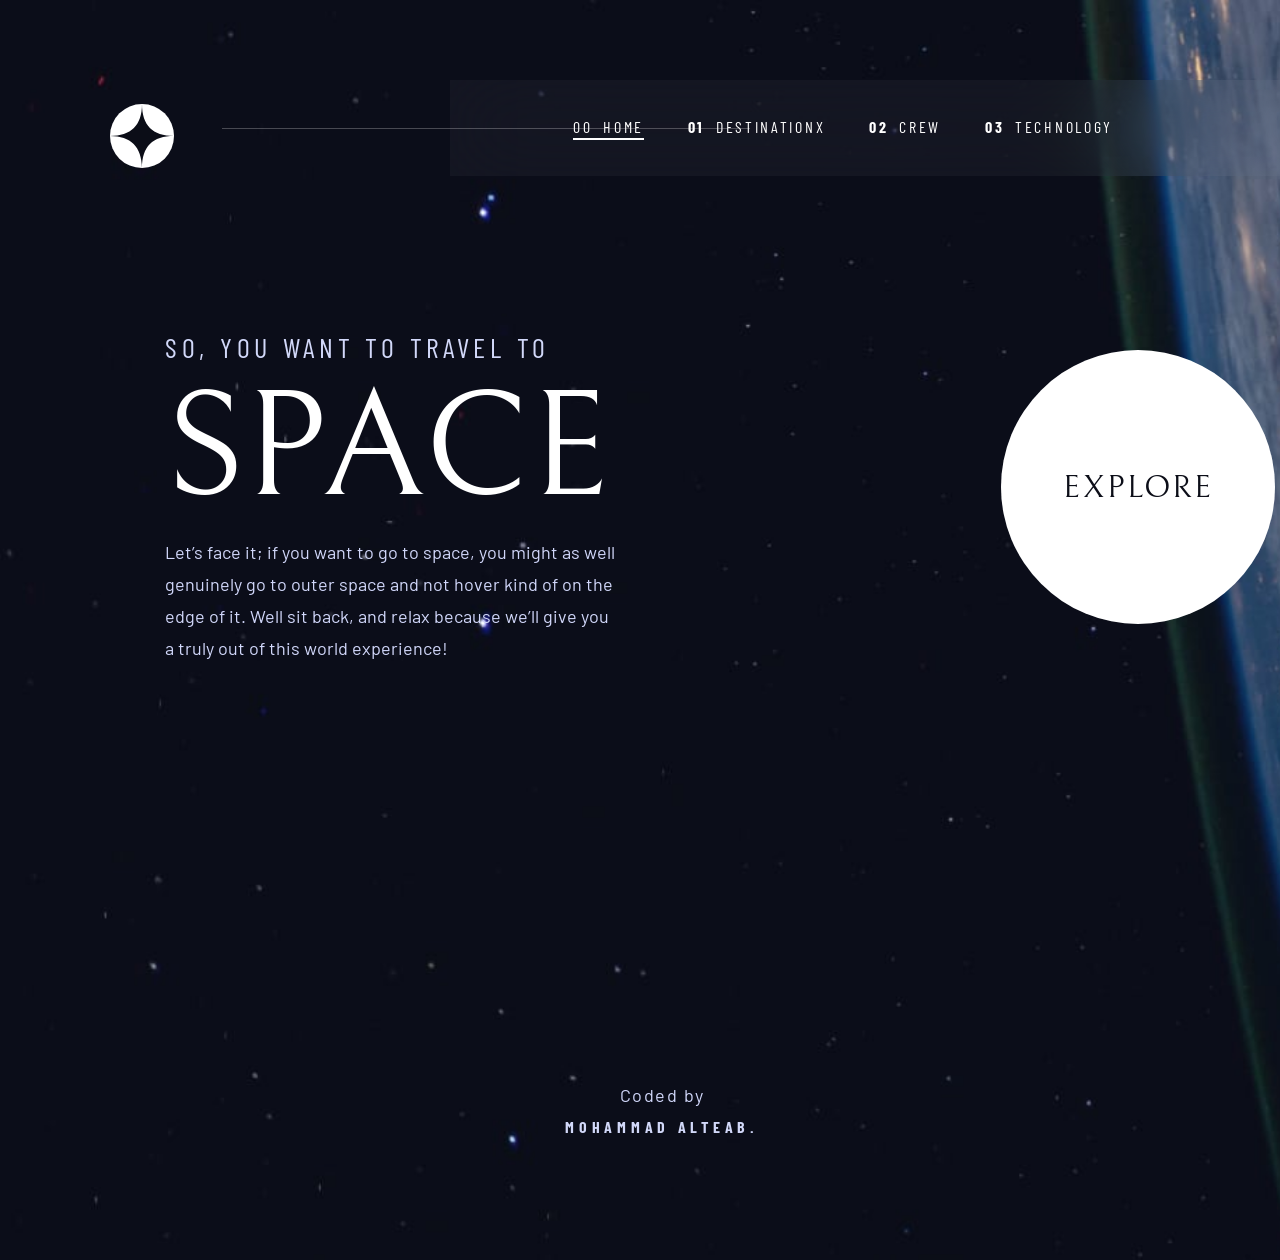
<file: index.html>
<!DOCTYPE html>
<html lang="en">
  <head>
    <meta charset="UTF-8" />
    <meta name="viewport" content="width=device-width, initial-scale=1.0" />

    <link
      rel="icon"
      type="image/png"
      sizes="32x32"
      href="favicon-32x32.png"
    />

    <!-- Google fonts -->
    <link rel="preconnect" href="https://fonts.googleapis.com" />
    <link rel="preconnect" href="https://fonts.gstatic.com" crossorigin />
    <link
      href="https://fonts.googleapis.com/css2?family=Barlow+Condensed:wght@400;700&family=Bellefair&family=Barlow:wght@400;700&display=swap"
      rel="stylesheet"
    />

    <link rel="stylesheet" href="HOME/home.css" />

    <title>Frontend Mentor | Space tourism website</title>
  </head>
  <body>
    <div class="main-section">
      <nav>
        <img class="logo" src="assets/others/logo.svg" alt="" />
        
        <div class="hr"></div>

        <ul>
          <li>
            <a class="current-section" href="#"
              ><span class="num">00</span> <span class="item">Home</span></a
            >
          </li>

          <li>
            <a class="nav-item" href="DESTINATION/main.html"
              ><span class="num">01</span>
              <span class="item">Destinationx</span></a
            >
            <div class="dropping-dot hidden"></div>
          </li>

          <li>
            <a class="nav-item" href="CREW/main.html">
              <span class="num">02</span> 
              <span class="item">Crew</span></a>

              <div class="dropping-dot hidden"></div>
          </li>

          <li>
            <a class="nav-item" href="TECHNOLOGY/main.html"
              ><span class="num">03</span>
              <span class="item">Technology</span></a
            >

            <div class="dropping-dot hidden"></div>
          </li>
        </ul>

        <div class="phone-utilities">
          <img id="ham" src="assets/others/icon-hamburger.svg" alt="" class="mob ham">
          <img src="assets/others/icon-close.svg" alt="" class="mob close hidden2">
        </div>
      </nav>

      <div class="welcoming">
        <h5 class="so-you">So, you want to travel to</h5>
        <h1>Space</h1>
        <p class="main-text">
          Let’s face it; if you want to go to space, you might as well genuinely
          go to outer space and not hover kind of on the edge of it. Well sit
          back, and relax because we’ll give you a truly out of this world
          experience!
        </p>
      </div>

      <a href="DESTINATION/main.html" class="buttons">
        <button class="main-button">Explore</button>
        <div class="behinded-button"></div>
      </a>
    </div>


    <div class="attribution">
        <p>Coded by</p>
        <a
          class="att-link2"
          href="https://mohammadsvioan.github.io/my-updated-website/"
        >
          mohammad alteab.</a
        >
    </div>
    <script src="HOME/script.js"></script>
  </body>
</html>
</file>
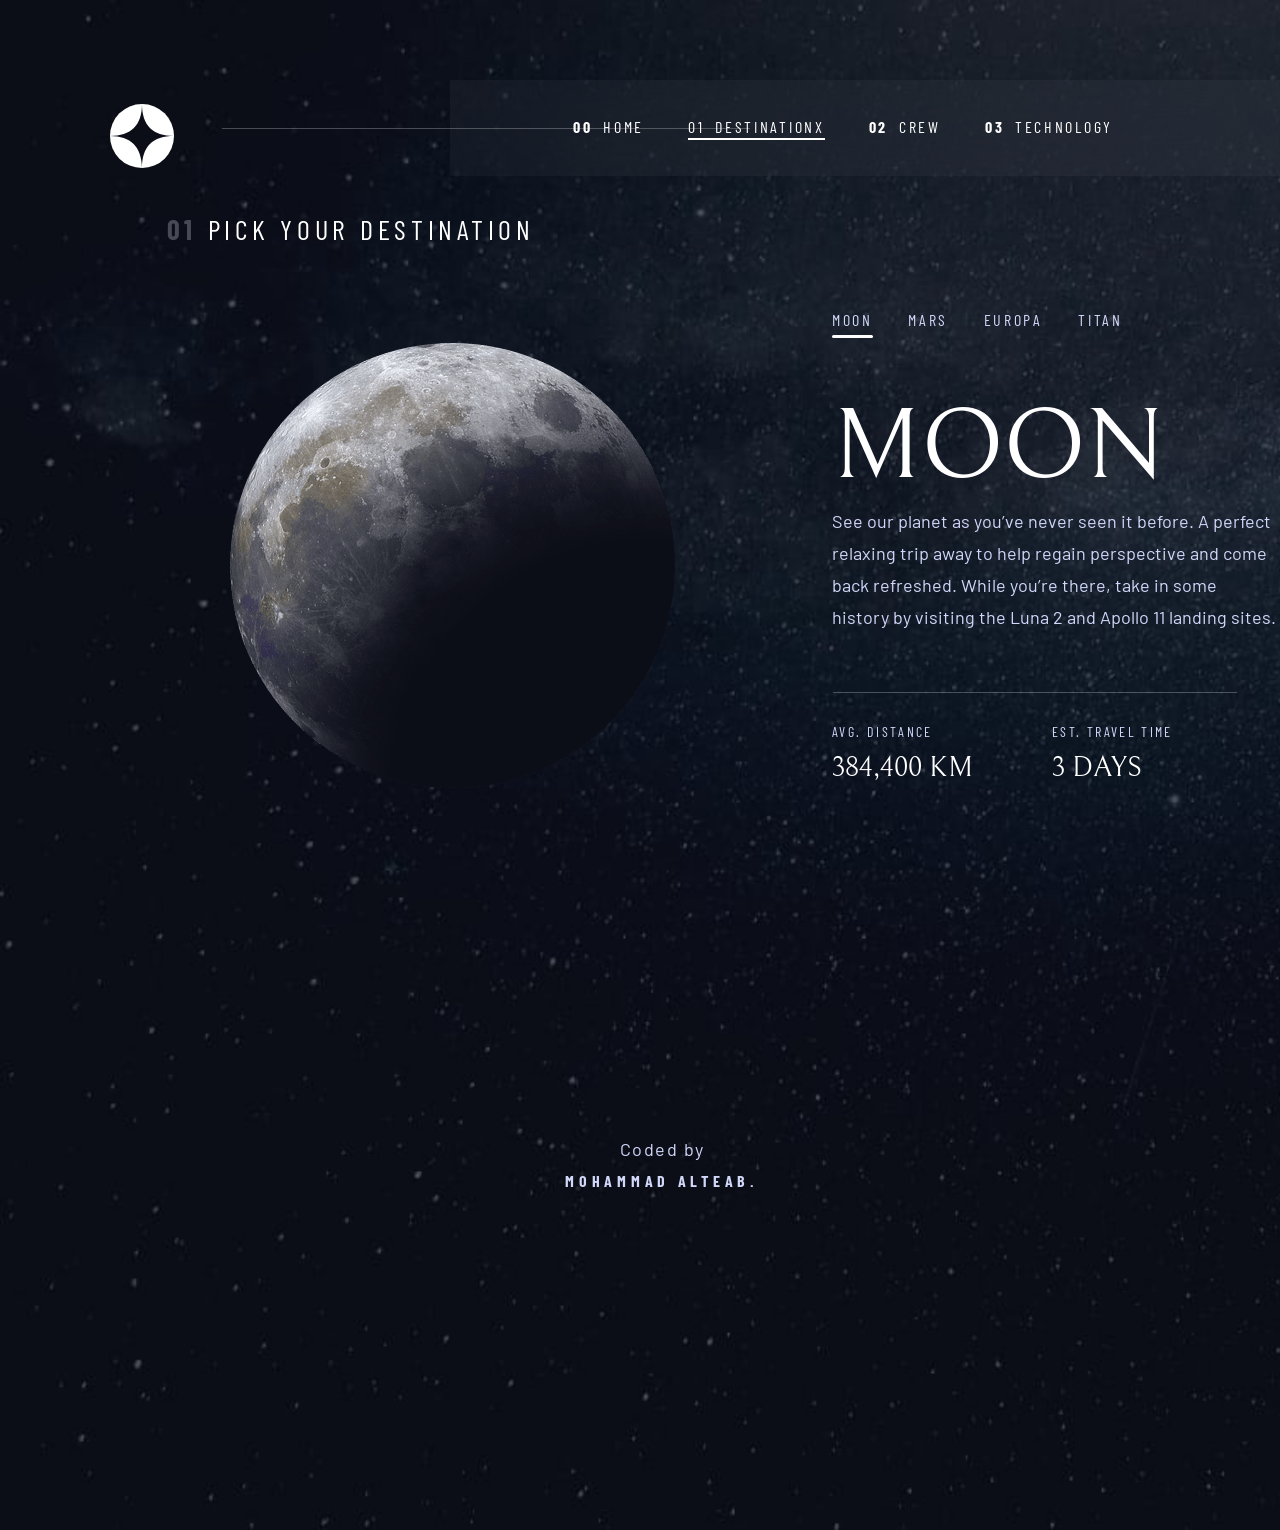
<file: DESTINATION/main.html>
<!DOCTYPE html>
<html lang="en">
  <head>
    <meta charset="UTF-8" />
    <meta name="viewport" content="width=device-width, initial-scale=1.0" />

    <link
      rel="icon"
      type="image/png"
      sizes="32x32"
      href="../favicon-32x32.png"
    />

    <!-- Google fonts -->
    <link rel="preconnect" href="https://fonts.googleapis.com" />
    <link rel="preconnect" href="https://fonts.gstatic.com" crossorigin />
    <link
      href="https://fonts.googleapis.com/css2?family=Barlow+Condensed:wght@400;700&family=Bellefair&family=Barlow:wght@400;700&display=swap"
      rel="stylesheet"
    />

    <link rel="stylesheet" href="destination.css" />

    <title>Frontend Mentor | Space tourism website</title>
  </head>
  <body>
    <div class="planets-section">
      <nav>
        <img class="logo" src="../assets/others/logo.svg" alt="" />

        <div class="hr"></div>

        <ul>
          <li>
            <a class="nav-item" href="../index.html"
              ><span class="num">00</span> <span class="item">Home</span></a
            >

            <div class="dropping-dot hidden"></div>
          </li>

          <li>
            <a class="current-section" href="#"
              ><span class="num">01</span>
              <span class="item">Destinationx</span></a
            >
          </li>

          <li>
            <a class="nav-item" href="../CREW/main.html"
              ><span class="num">02</span> <span class="item">Crew</span></a
            >

            <div class="dropping-dot hidden"></div>
          </li>

          <li>
            <a class="nav-item" href="../TECHNOLOGY/main.html"
              ><span class="num">03</span>
              <span class="item">Technology</span></a
            >

            <div class="dropping-dot hidden"></div>
          </li>
        </ul>
        
        <div class="phone-utilities">
          <img src="../assets/others/icon-hamburger.svg" alt="" class="mob ham">
          <img src="../assets/others/icon-close.svg" alt="" class="mob close hidden2">
        </div>
      </nav>




      
      <h5 class="title">
        <span class="title-num">01</span>
        Pick your destination
      </h5>

      <img
        src="../assets/destination/image-moon.png"
        alt="an image for the moon ( ME )"
        class="img-moon planet-img default-img"
        id="main-fucking-planet"
      />

      <div class="info-group-planets">
        <ul class="planets-nav">
          <li class="planet-item current-planet">Moon</li>
          <li class="planet-item">Mars</li>
          <li class="planet-item">Europa</li>
          <li class="planet-item">Titan</li>
        </ul>

        <div class="moon planet-name default-name">Moon</div>

        <p class="moon-desc default-desc">
          See our planet as you’ve never seen it before. A perfect relaxing trip
          away to help regain perspective and come back refreshed. While you’re
          there, take in some history by visiting the Luna 2 and Apollo 11
          landing sites.
        </p>

        <div class="sec-hr"></div>

        <div class="bottom-info">
          <div class="distance">
            <p class="head-distance">Avg. distance</p>
            <p class="value-distance value-distance-moon default-dis">384,400 km</p>
          </div>

          <div class="time-est">
            <p class="head-time">Est. travel time</p>
            <p class="value-time value-time-moon default-time">3 days</p>
          </div>
        </div>
      </div>
    </div>




























    <div class="planet-data">
      <div class="data-name moon">Moon</div>

      <div class="data-desc">
        See our planet as you’ve never seen it before. A perfect relaxing trip
        away to help regain perspective and come back refreshed. While you’re
        there, take in some history by visiting the Luna 2 and Apollo 11 landing
        sites.
      </div>

      <div class="data-distance">384,400 km</div>

      <div class="data-time">3 days</div>

      <img
        src="../assets/destination/image-moon.png"
        alt="an image for the moon ( ME )"
        class="data-img moon"
      />













      <div class="data-name mars">Mars</div>

      <div id="data-desc-1" class="data-desc">
        Don’t forget to pack your hiking boots. You’ll need them to tackle
        Olympus Mons, the tallest planetary mountain in our solar system. It’s
        two and a half times the size of Everest!
      </div>

      <div class="data-distance">225 mil. km</div>

      <div class="data-time">9 months</div>

      <img
        src="../assets/destination/image-mars.png"
        alt="an image for the planet mars"
        class="data-img mars"
        id="data-img-1"
      />










      <div class="data-name europa">Europa</div>

      <div class="data-desc desc">
        The smallest of the four Galilean moons orbiting Jupiter, Europa is a
        winter lover’s dream. With an icy surface, it’s perfect for a bit of ice
        skating, curling, hockey, or simple relaxation in your snug wintery
        cabin.
      </div>

      <div class="data-distance">628 mil. km</div>

      <div class="data-time">3 years</div>

      <img
        src="../assets/destination/image-europa.png"
        alt="an image for the planet ( i'm not really sure if it's a plant) europa"
        class="data-img europa"
      />









      
      <div class="data-name titan">Titan</div>

      <div class="data-desc desc">
        The only moon known to have a dense atmosphere other than Earth, Titan
        is a home away from home (just a few hundred degrees colder!). As a
        bonus, you get striking views of the Rings of Saturn.
      </div>

      <div class="data-distance">1.6 bil. km</div>

      <div class="data-time">7 years</div>

      <img
        src="../assets/destination/image-titan.png"
        alt="an image for the planet ( i'm not really sure if it's a plant) titan"
        class="data-img titan"
      />
    </div>

    <div class="attribution">
        <p>Coded by</p>
        <a
          class="att-link2"
          href="https://mohammadsvioan.github.io/my-updated-website/"
        >
          mohammad alteab.</a
        >
    </div>
    <script src="script.js"></script>
  </body>
</html>
</file>
<file: HOME/home.css>
@import "../important.css";
@import "../z css files/utility classes.css";
@import "../z css files/utility queries.css";
@import "../z css files/psudoes.css";
@import "queries.css";

.main-section{
    background-image: 
    url("../assets/home/background-home-desktop.jpg");
    min-height: 140vh;
    width: 100vw;
    position: relative;
    top: 0;
    left: 0;
    right: 0;
    bottom: 0;
    background-repeat: no-repeat;
    background-size: cover;
}


.welcoming{
    position: absolute;
    width: 450px;
    height: 382px;
    left: 165px;
    top: 330px;
}


h1{
    font-size: var(--fs-big-ass-fonts);
    font-family: var(--ff-headings);
    font-style: normal;
    font-weight: 400;
    line-height: 172px;
    color: var(--clr-white);
    text-transform: uppercase;
}


.buttons{
    position: relative;
}


.main-button{
    position: absolute;
    width: 274px;
    height: 274px;
    left: 1001px;
    top: 350px;
    cursor: pointer;
    border-radius: 50%;
    border: none;
    font-family: var(--ff-headings);
    font-style: normal;
    font-weight: 400;
    font-size: var(--fs-crew-role);
    line-height: 37px;
    text-transform: uppercase;
    background-color: var(--clr-white);
    letter-spacing: 2px;
    z-index: 99;
    color: var(--clr-dark);
}

.behinded-button{
    position: absolute;
    border-radius: 50%;
    border: none;
    width: 274px;
    height: 274px;
    left: 1001px;
    top: 350px;
    background-color: var(--clr-white);
    opacity: 0.1;
    transition: .6s ease-in-out;
    cursor: pointer;
}


/* so you want to travel to space */

.so-you{
    font-family: var(--ff-title);
    font-style: normal;
    font-weight: 400;
    font-size: var(--fs-title);
    line-height: 34px;
    letter-spacing: var(--let-spce);
    color: var(--clr-light);
    text-transform: uppercase;
}





.attribution{
    position: absolute;
    bottom: -27%;
}
</file>
<file: DESTINATION/destination.css>
@import "../important.css";
@import "../z css files/utility queries.css";
@import "../z css files/utility classes.css";
@import "../z css files/psudoes.css";
@import "queries.css";

body{
    overflow-x: hidden;
}



.planets-section{
    background-image: 
    url("../assets/destination/background-destination-desktop.jpg") !important;
    min-height: 170vh;
    width: 100vw;
    position: relative;
    top: 0;
    left: 0;
    right: 0;
    bottom: 0;
    background-repeat: no-repeat;
    background-size: cover;
}


.planet-img{
    position: absolute;
    width: 445px;
    height: 445px;
    left: 230px;
    top: 343px
}


.planets-nav{
    display: flex;
    align-items: center;
}


.info-group-planets{
    position: absolute;
    width: 445px;
    height: 472px;
    left: 832px;
    top: 310px;
}

.planet-item{
    font-family: var(--ff-title);
    font-style: normal;
    font-weight: 400;
    font-size: var(--fs-planets-name);
    line-height: 19px;
    letter-spacing: 2.7px;
    color: var(--clr-light);
    text-transform: uppercase;
    margin-right: 35.5px;
    cursor: pointer;
    position: relative;
}

.sec-hr{
    position: absolute;
    left: 0.22%;
    right: 0%;
    top: 80.93%;
    bottom: 18.86%;
    height: 1px;
    width: 404px;
    background-color: var(--clr-white);
    opacity: .25;
}


.bottom-info{
    display: flex;
    margin-top: 90px;
}

.distance{
    margin-right: 79px;
}

.value-distance,
.value-time{
    font-family: var(--ff-headings);
    font-style: normal;
    font-weight: 400;
    font-size: var(--fs-title);
    line-height: 32px;
    text-transform: uppercase;
    color: var(--clr-white);
}


.head-time,
.head-distance{
    font-family: var(--ff-title);
    font-style: normal;
    font-weight: 400;
    font-size: var(--fs-bottom-info);
    line-height: 17px;
    letter-spacing: 2.3625px;
    text-transform: uppercase;
    color: var(--clr-light);
    margin-bottom: 12px;
}


.current-planet{
    position: relative;
}


.planet-data{
    display: none;
}




.attribution{
    position: absolute;
    bottom: -33%;
}
</file>
